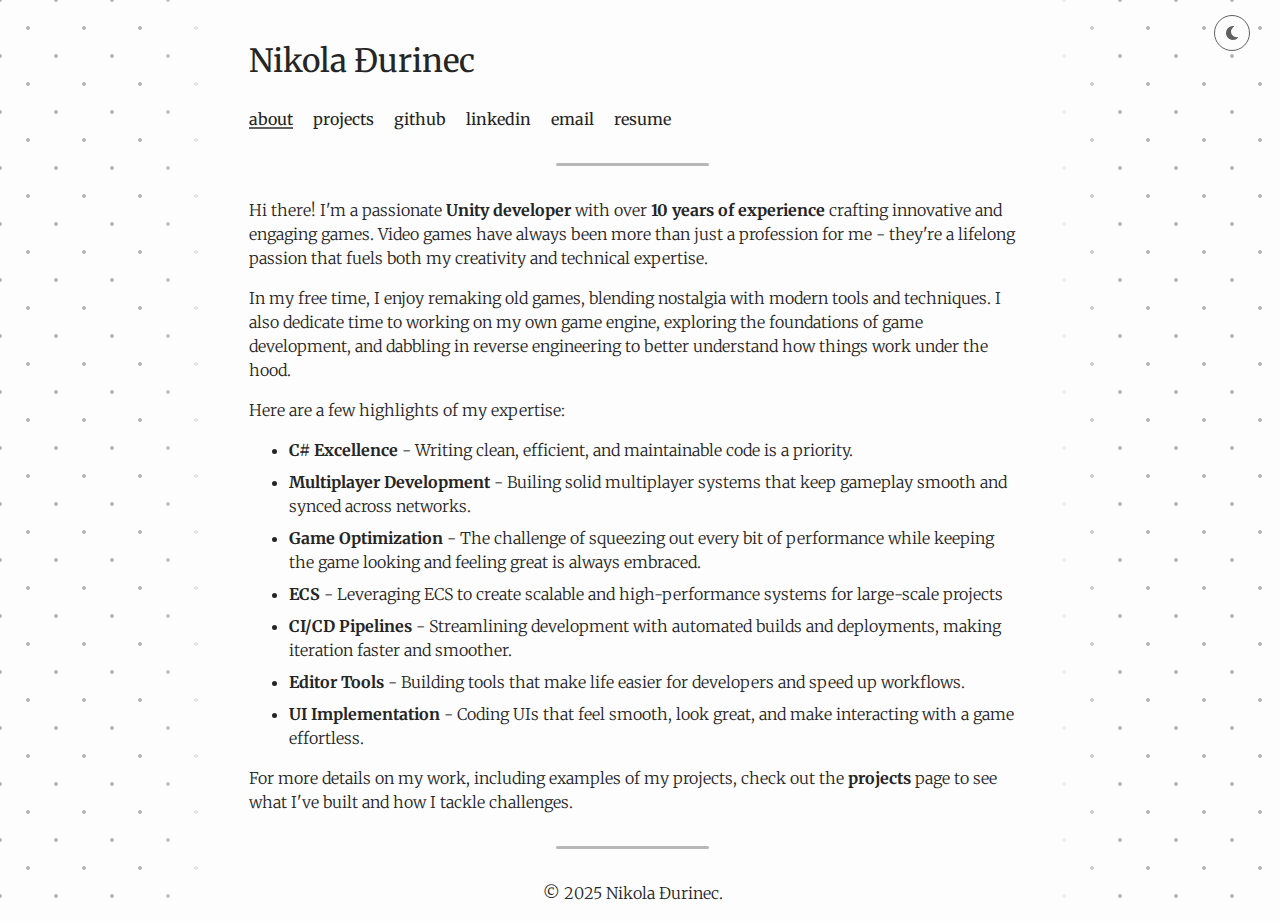
<file: index.html>
<!DOCTYPE html>

<html lang="en">

<head>
    <script src="https://cdn.jsdelivr.net/npm/bootstrap@5.3.3/dist/js/bootstrap.bundle.min.js"
        integrity="sha384-YvpcrYf0tY3lHB60NNkmXc5s9fDVZLESaAA55NDzOxhy9GkcIdslK1eN7N6jIeHz"
        crossorigin="anonymous"></script>
    <link rel="stylesheet" href="https://cdnjs.cloudflare.com/ajax/libs/font-awesome/6.7.2/css/all.min.css">
    <meta charset="UTF-8">
    <meta name="viewport" content="width=device-width, initial-scale=1">
    <meta name="keywords" content="Nikola, Durinec, Đurinec, MrCool92, Unity Developer">
    <link rel="stylesheet" href="styles/style.css">
    <title>Nikola Đurinec | Senior Unity Developer</title>
</head>

<body>
    <main>
        <button class="toggle-theme" id="toggle-theme" aria-label="Toggle theme"><i id="theme-icon"
                class="fa-solid"></i></button>
        <header>
            <h1>Nikola Đurinec</h1>
            <nav>
                <a class="active" href="index.html" class="">about</a>
                <a href="projects.html" class="">projects</a>
                <a href="https://github.com/MrCool92">github</a>
                <a href="https://www.in.com/in/nikola-durinec/" target="_blank" rel="noopener">linkedin</a>
                <a href="mailto:durinec.nikola@gmail.com"
                    onClick="javascript:window.open('mailto:durinec.nikola@gmail.com', 'mail');event.preventDefault()"
                    target="_blank" rel="noopener">email</a>
                <a href="assets/NIKOLA_DURINEC_CV.pdf" target="_blank" rel="noopener">resume</a>
            </nav>
        </header>

        <div class="divider-container">
            <div class="divider"></div>
        </div>

        <div class="content">
            <article class="post" id="about">
                <p>Hi there! I'm a passionate <b>Unity developer</b> with over <b>10 years of experience</b> crafting
                    innovative and engaging games. Video games have always been more than just a profession for
                    me - they're a lifelong passion that fuels both my creativity and technical expertise.</p>
                <p>In my free time, I enjoy remaking old games, blending nostalgia with modern tools and
                    techniques. I also dedicate time to working on my own game engine, exploring the
                    foundations of game development, and dabbling in reverse engineering to better understand how
                    things
                    work under the hood.</p>
                <p>Here are a few highlights of my expertise:</p>
                <ul>
                    <li><b>C# Excellence</b> - Writing clean, efficient, and maintainable code is a priority.</li>

                    <li><b>Multiplayer Development</b> - Builing solid multiplayer systems that keep gameplay smooth
                        and synced across networks.</li>

                    <li><b>Game Optimization</b> - The challenge of squeezing out every bit of performance while keeping
                        the game looking and feeling great is always embraced.</li>

                    <li><b>ECS</b> - Leveraging ECS to create scalable and high-performance systems for large-scale
                        projects</li>

                    <li><b>CI/CD Pipelines</b> - Streamlining development with automated builds and deployments, making
                        iteration faster and smoother.</li>

                    <li><b>Editor Tools</b> - Building tools that make life easier for developers and speed up
                        workflows. </li>

                    <li><b>UI Implementation</b> - Coding UIs that feel smooth, look great, and make interacting
                        with a game effortless.</li>
                </ul>

                <p>For more details on my work, including examples of my projects, check out the <a href="projects.html"
                        class="">projects</a> page to see what I've built and how I tackle challenges.</p>
            </article>
        </div>

        <div class="divider-container">
            <div class="divider"></div>
        </div>

        <footer>© 2025 Nikola Đurinec.</footer>
    </main>

    <script src="dark-mode.js"></script>
</body>

</html>
</file>
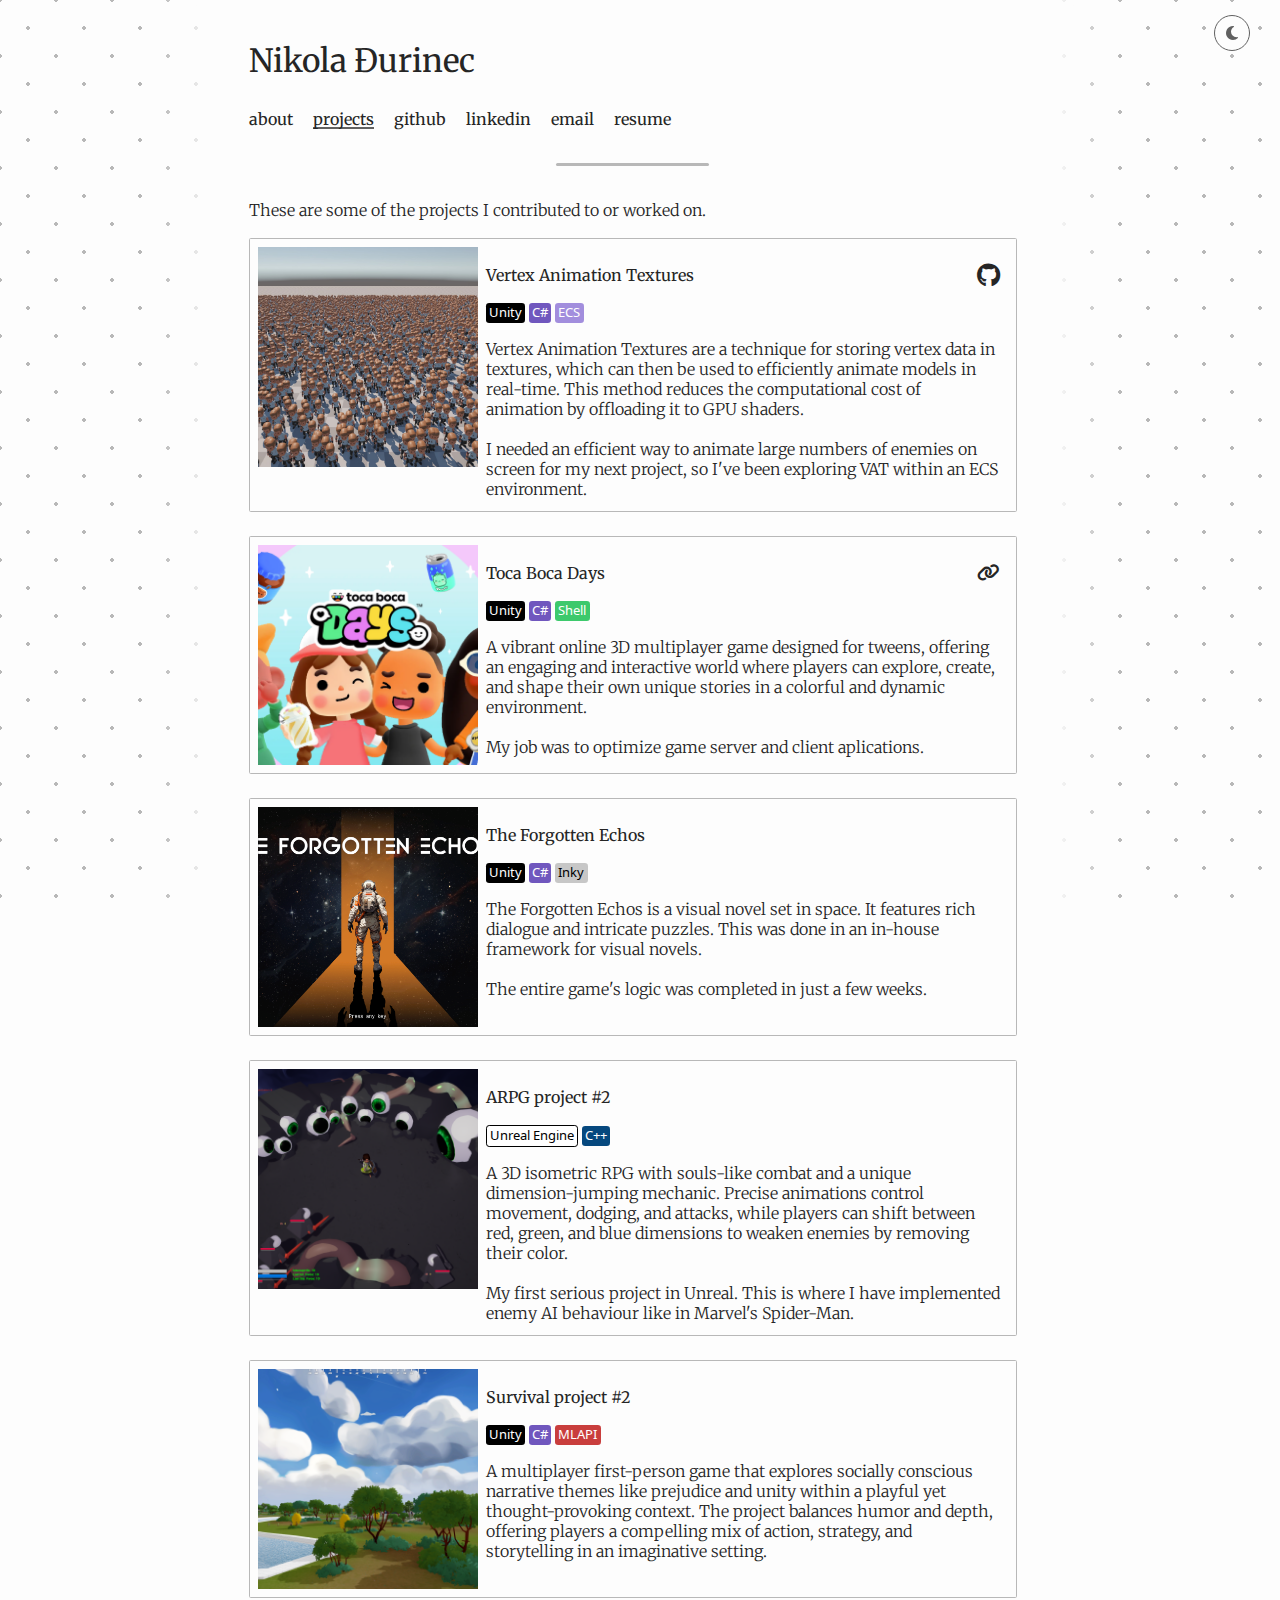
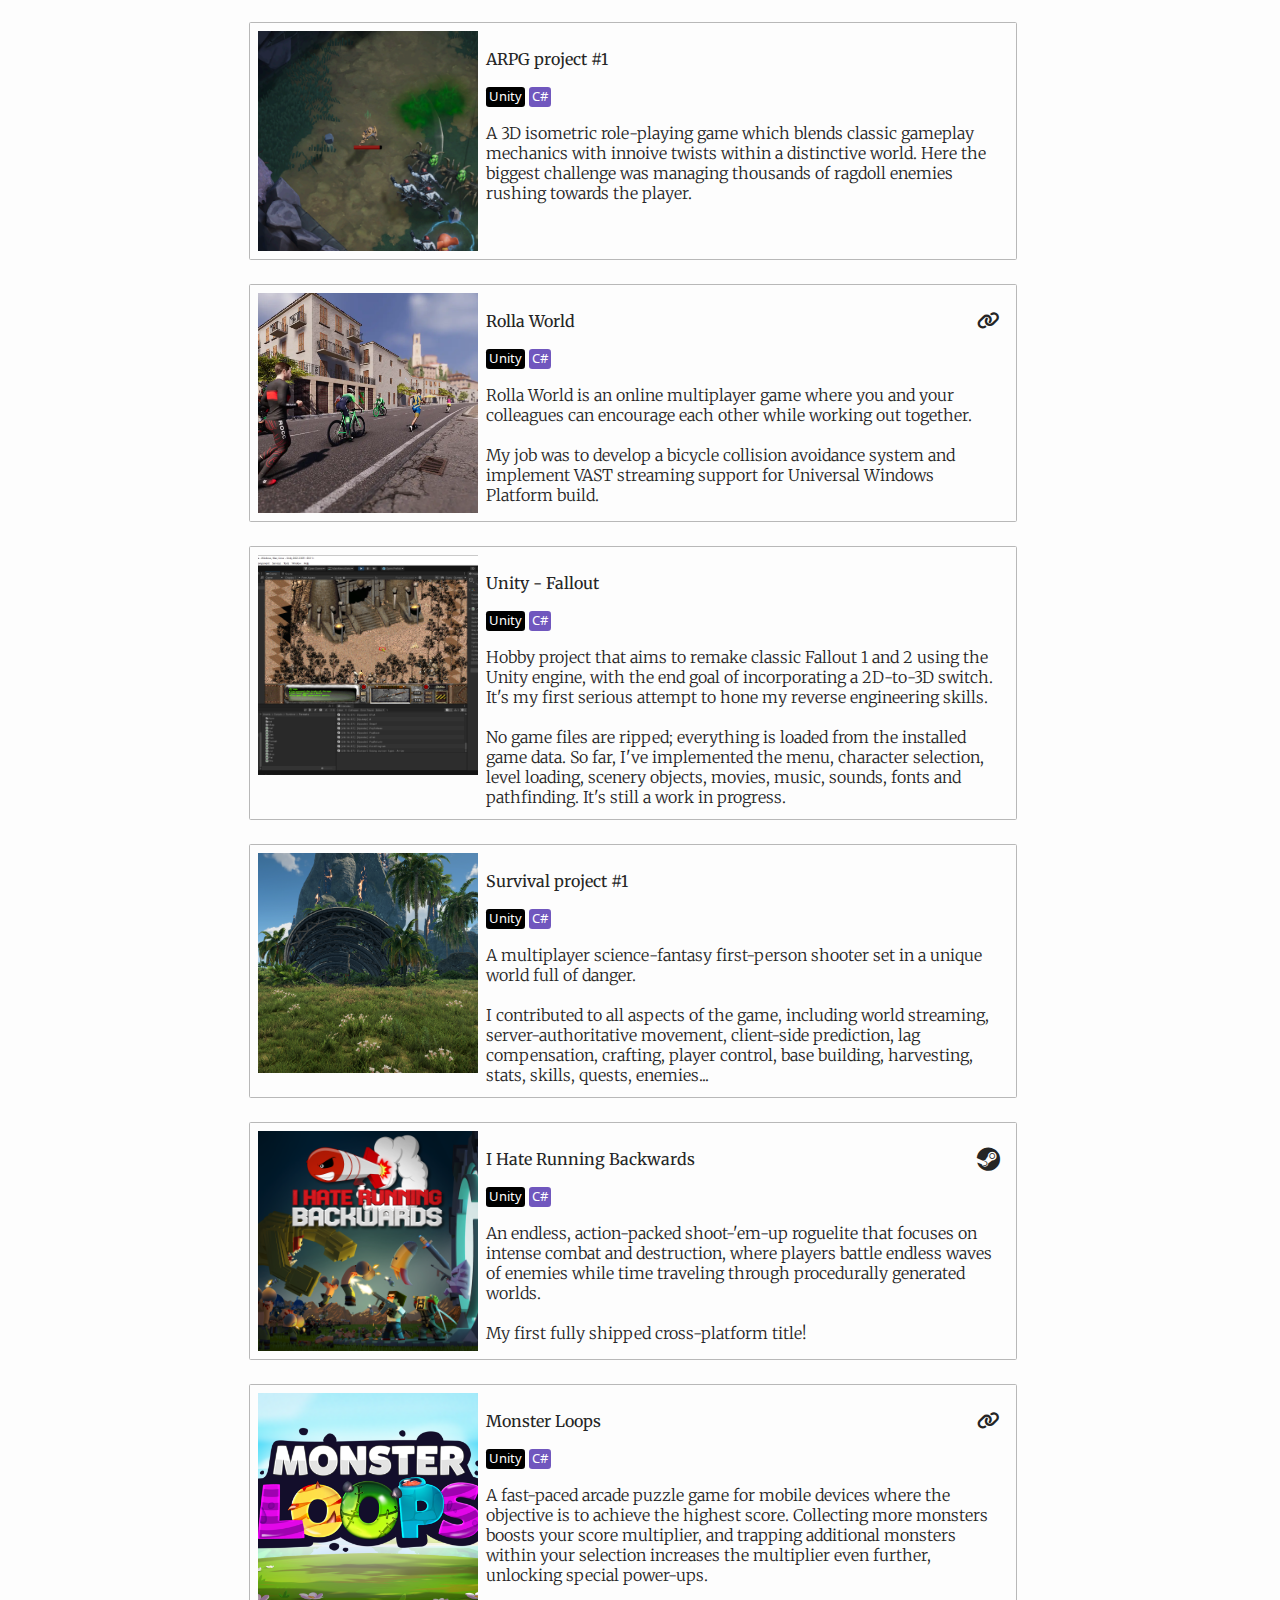
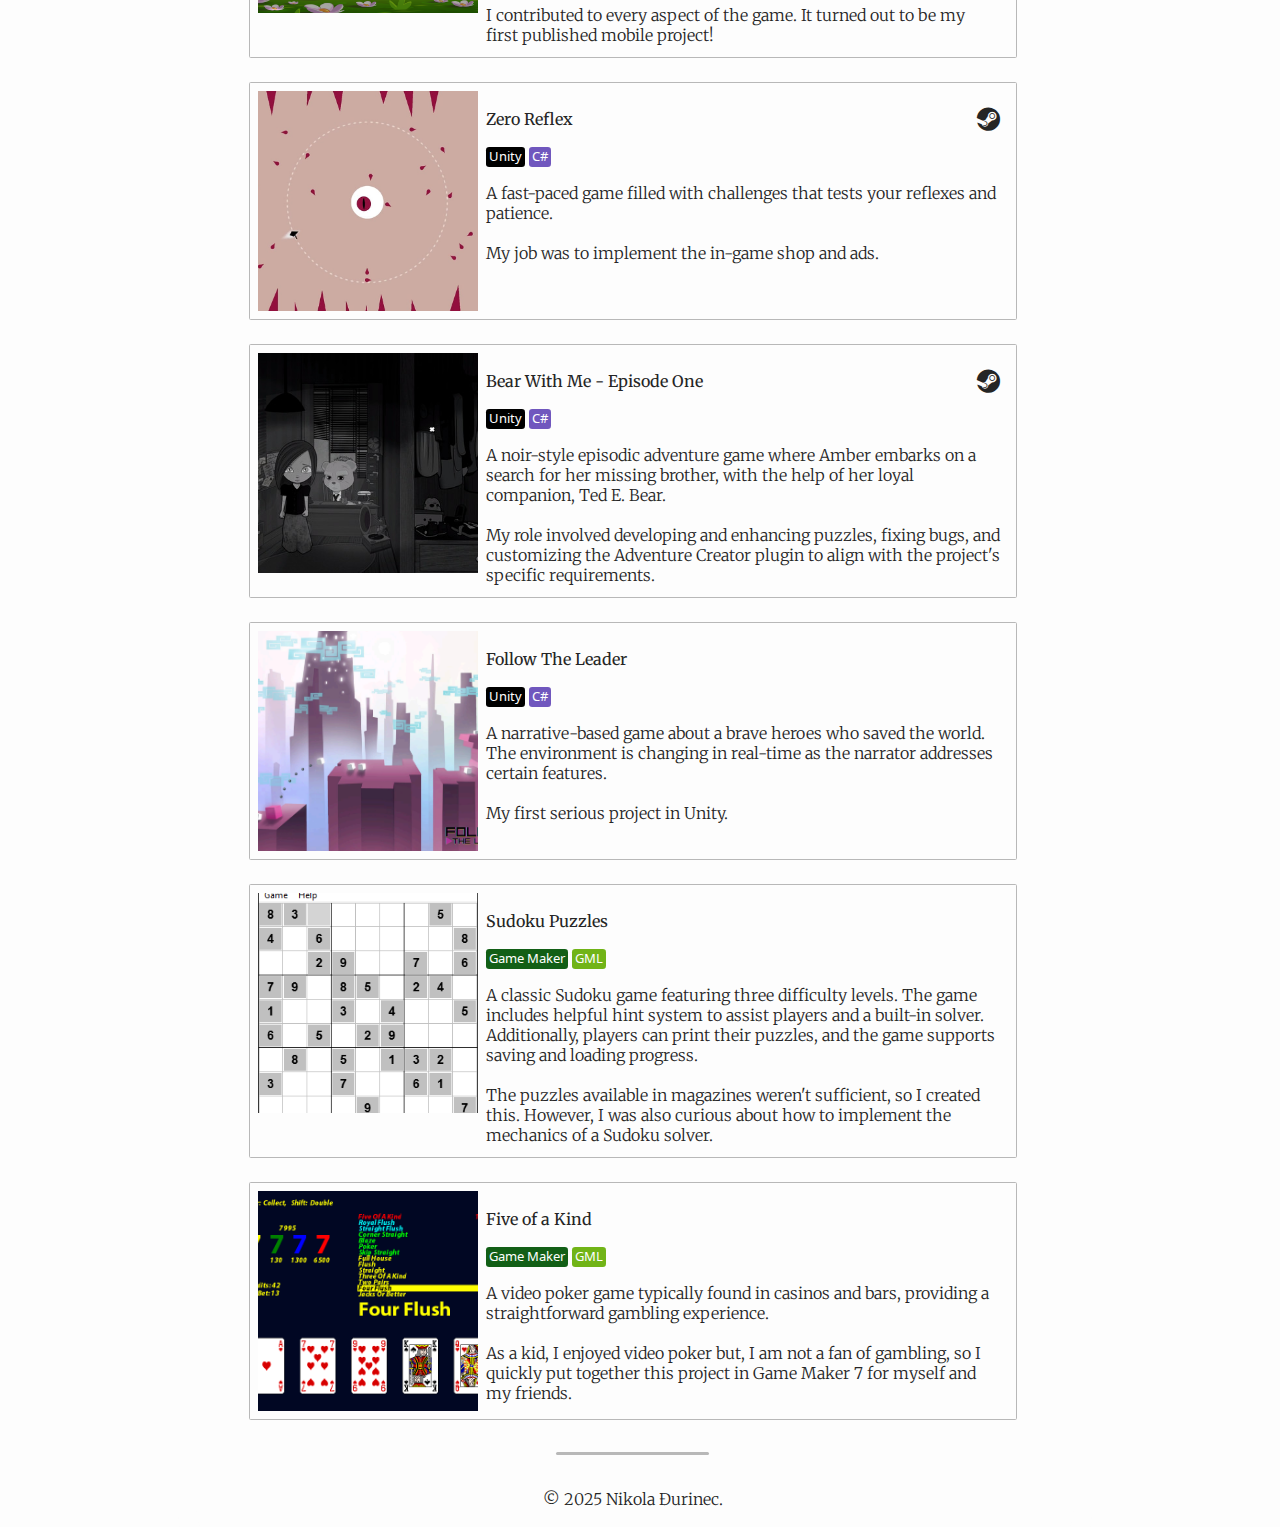
<file: projects.html>
<!DOCTYPE html>

<html lang="en">

<head>
    <script src="https://cdn.jsdelivr.net/npm/bootstrap@5.3.3/dist/js/bootstrap.bundle.min.js"
        integrity="sha384-YvpcrYf0tY3lHB60NNkmXc5s9fDVZLESaAA55NDzOxhy9GkcIdslK1eN7N6jIeHz"
        crossorigin="anonymous"></script>
    <link rel="stylesheet" href="https://cdnjs.cloudflare.com/ajax/libs/font-awesome/6.7.2/css/all.min.css">
    <meta charset="UTF-8">
    <meta name="viewport" content="width=device-width, initial-scale=1, viewport-fit=cover, user-scalable=no">
    <meta name="keywords" content="Nikola, Durinec, Đurinec, MrCool92, Unity Developer">
    <link rel="stylesheet" href="styles/style.css">
    <title>Nikola Đurinec | Senior Unity Developer | Projects</title>
</head>

<body>
    <main>
        <button class="toggle-theme" id="toggle-theme" aria-label="Toggle theme"><i id="theme-icon"
                class="fa-solid"></i></button>
        <header>
            <h1>Nikola Đurinec</h1>
            <nav>
                <a href="index.html" class="">about</a>
                <a class="active" href="projects.html" class="">projects</a>
                <a href="https://github.com/MrCool92">github</a>
                <a href="https://www.linkedin.com/in/nikola-durinec/" target="_blank" rel="noopener">linkedin</a>
                <a href="mailto:durinec.nikola@gmail.com"
                    onClick="javascript:window.open('mailto:durinec.nikola@gmail.com', 'mail');event.preventDefault()"
                    target="_blank" rel="noopener">email</a>
                <a href="assets/NIKOLA_DURINEC_CV.pdf" target="_blank" rel="noopener">resume</a>
            </nav>
        </header>

        <div class="divider-container">
            <div class="divider"></div>
        </div>

        <div class="content">
            <div id="fullscreen" class="project-image-fullscreen">
                <div class="fullscreen-elements">
                    <button class="close" id="close"><i class="fa-solid fa-xmark"></i></button>
                    <button class="arrow-left" id="arrow-left"><i class="fa-solid fa-chevron-left"></i></button>
                    <button class="arrow-right" id="arrow-right"><i class="fa-solid fa-chevron-right"></i></button>
                </div>
            </div>

            <p>These are some of the projects I contributed to or worked on.</p>

            <div class="project">
                <img id="image-vat" alt="VAT preview image" src="assets/vat/vat-1.jpg" />
                <div class="project-content-container">
                    <div class="project-content">
                        <div class="project-title">
                            <p>Vertex Animation Textures</p>
                            <div class="repos">
                                <a class="repo" href="https://github.com/MrCool92/unity-vat" target="_blank"
                                    aria-label="GitHub Page">
                                    <i class="fa-brands fa-github"></i>
                                </a>
                            </div>
                        </div>

                        <div class="project-technologies">
                            <span class="project-tech unity">Unity</span>
                            <span class="project-tech c-sharp">C#</span>
                            <span class="project-tech ecs">ECS</span>
                        </div>

                        <p class="project-details">
                            Vertex Animation Textures are a technique for storing vertex data in textures, which can
                            then be used to efficiently animate models in real-time. This method reduces the
                            computational cost of animation by offloading it to GPU shaders.
                            <br /><br />
                            I needed an efficient way to animate large numbers of enemies on screen for my next project,
                            so I've been exploring VAT within an ECS environment.
                        </p>
                    </div>

                    <!-- <div class="project-more-container">
                        <a class="project-more" href="project-generic.html">Read more</a>
                    </div> -->
                </div>
            </div>

            <div class="project">
                <img id="image-tbd" alt="Toca Boca Days preview image" src="assets/tbd/tbd-1.png" />
                <div class="project-content-container">
                    <div class="project-content">
                        <div class="project-title">
                            <p>Toca Boca Days</p>
                            <div class="repos">
                                <a class="repo" href="https://tocaboca.com/toca-boca-days" target="_blank"
                                    aria-label="Toca Boca Days Home Page">
                                    <i class="fa-solid fa-link"></i>
                                </a>
                            </div>
                        </div>

                        <div class="project-technologies">
                            <span class="project-tech unity">Unity</span>
                            <span class="project-tech c-sharp">C#</span>
                            <span class="project-tech shell">Shell</span>
                        </div>

                        <p class="project-details">
                            A vibrant online 3D multiplayer game designed for tweens, offering an engaging and
                            interactive world where players can explore, create, and shape their own unique stories in a
                            colorful and dynamic environment.
                            <br /><br />
                            My job was to optimize game server and client aplications.
                        </p>

                    </div>
                    <!-- <div class="project-more-container">
                        <a class="project-more" href="project-generic.html">Read more</a>
                    </div> -->
                </div>
            </div>

            <div class="project">
                <img id="image-fte" alt="The Forgotten Echos preview image" src="assets/tfe/tfe-1.png" />
                <div class="project-content-container">
                    <div class="project-content">
                        <div class="project-title">
                            <p>The Forgotten Echos</p>
                        </div>

                        <div class="project-technologies">
                            <span class="project-tech unity">Unity</span>
                            <span class="project-tech c-sharp">C#</span>
                            <span class="project-tech inky">Inky</span>
                        </div>

                        <p class="project-details">
                            <!-- TODO -->
                            The Forgotten Echos is a visual novel set in space. It features rich dialogue and intricate
                            puzzles. This was done in an in-house framework for visual novels.
                            <br /><br />
                            The entire game's logic was completed in just a few weeks.
                        </p>
                    </div>

                    <!-- <div class="project-more-container">
                        <a class="project-more" href="project-generic.html">Read more</a>
                    </div> -->
                </div>
            </div>

            <div class="project">
                <img id="image-arpg-2" alt="ARPG project #2 preview image" src="assets/arpg-2/arpg-2-1.png" />
                <div class="project-content-container">
                    <div class="project-content">
                        <div class="project-title">
                            <p>ARPG project #2</p>
                        </div>

                        <div class="project-technologies">
                            <span class="project-tech unreal">Unreal Engine</span>
                            <span class="project-tech cpp">C++</span>
                        </div>

                        <p class="project-details">
                            <!-- TODO -->
                            A 3D isometric RPG with souls-like combat and a unique dimension-jumping mechanic. Precise
                            animations control movement, dodging, and attacks, while players can shift between red,
                            green, and blue dimensions to weaken enemies by removing their color.
                            <br /><br />
                            My first serious project in Unreal. This is where I have implemented enemy AI behaviour like
                            in Marvel's Spider-Man.
                        </p>
                    </div>

                    <!-- <div class="project-more-container">
                        <a class="project-more" href="project-generic.html">Read more</a>
                    </div> -->
                </div>
            </div>

            <div class="project">
                <img id="image-survival-2" alt="Survival project #2 preview image"
                    src="assets/survival-2/survival-2-2.png" />
                <div class="project-content-container">
                    <div class="project-content">
                        <div class="project-title">
                            <p>Survival project #2</span>
                        </div>

                        <div class="project-technologies">
                            <span class="project-tech unity">Unity</span>
                            <span class="project-tech c-sharp">C#</span>
                            <span class="project-tech mlapi">MLAPI</span>
                        </div>

                        <p class="project-details">
                            A multiplayer first-person game that explores socially conscious narrative themes
                            like prejudice and unity within a playful yet thought-provoking context. The project
                            balances humor and depth, offering players a compelling mix of action, strategy, and
                            storytelling in an imaginative setting.
                        </p>
                    </div>

                    <!-- <div class="project-more-container">
                        <a class="project-more" href="project-generic.html">Read more</a>
                    </div> -->
                </div>
            </div>

            <div class="project">
                <img id="image-arpg-1" alt="ARPG project #1 preview image" src="assets/arpg-1/arpg-1-1.png" />
                <div class="project-content-container">
                    <div class="project-content">
                        <div class="project-title">
                            <p>ARPG project #1</p>
                        </div>

                        <div class="project-technologies">
                            <span class="project-tech unity">Unity</span>
                            <span class="project-tech c-sharp">C#</span>
                        </div>

                        <p class="project-details">
                            <!-- TODO -->
                            A 3D isometric role-playing game which blends classic gameplay mechanics with innoive
                            twists within a distinctive world. Here the biggest challenge was managing thousands of
                            ragdoll enemies rushing towards the player.
                        </p>
                    </div>

                    <!-- <div class="project-more-container">
                        <a class="project-more" href="project-generic.html">Read more</a>
                    </div> -->
                </div>
            </div>

            <div class="project">
                <img id="image-rw" alt="Rolla World project preview image" src="assets/rw/rw-1.png" />
                <div class="project-content-container">
                    <div class="project-content">
                        <div class="project-title">
                            <p>Rolla World</p>
                            <div class="repos">
                                <a class="repo" href="https://www.rolla.app/world" target="_blank"
                                    aria-label="Toca Boca Days Home Page">
                                    <i class="fa-solid fa-link"></i>
                                </a>
                            </div>
                        </div>

                        <div class="project-technologies">
                            <span class="project-tech unity">Unity</span>
                            <span class="project-tech c-sharp">C#</span>
                        </div>

                        <p class="project-details">
                            Rolla World is an online multiplayer game where you and your colleagues can encourage each
                            other while working out together.
                            <br /><br />
                            My job was to develop a bicycle collision avoidance system and implement VAST streaming
                            support for Universal Windows Platform build.
                        </p>
                    </div>

                    <!-- <div class="project-more-container">
                        <a class="project-more" href="project-generic.html">Read more</a>
                    </div> -->
                </div>
            </div>

            <div class="project">
                <img id="image-fallout" alt="Unity - Fallout project preview image"
                    src="assets/fallout/fallout-1.png" />
                <div class="project-content-container">
                    <div class="project-content">
                        <div class="project-title">
                            <p>Unity - Fallout</p>
                            <div class="repos">
                            </div>
                        </div>

                        <div class="project-technologies">
                            <span class="project-tech unity">Unity</span>
                            <span class="project-tech c-sharp">C#</span>
                        </div>

                        <p class="project-details">
                            Hobby project that aims to remake classic Fallout 1 and 2 using the Unity engine, with the
                            end goal of incorporating a 2D-to-3D switch. It's my first serious attempt to hone my
                            reverse engineering skills.
                            <br /><br />
                            No game files are ripped; everything is loaded from the installed game data.
                            So far, I've implemented the menu, character selection, level loading, scenery objects,
                            movies, music, sounds, fonts and pathfinding. It's still a work in progress.
                        </p>
                    </div>

                    <!-- <div class="project-more-container">
                        <a class="project-more" href="project-generic.html">Read more</a>
                    </div> -->
                </div>
            </div>

            <div class="project">
                <img id="image-survival-1" alt="Survival project #1 preview image"
                    src="assets/survival-1/survival-1-1.png" />
                <div class="project-content-container">
                    <div class="project-content">
                        <div class="project-title">
                            <p>Survival project #1</p>
                        </div>

                        <div class="project-technologies">
                            <span class="project-tech unity">Unity</span>
                            <span class="project-tech c-sharp">C#</span>
                        </div>

                        <p class="project-details">
                            A multiplayer science-fantasy first-person shooter set in a unique world full of danger.
                            <br /><br />
                            I contributed to all aspects of the game, including world streaming, server-authoritative
                            movement, client-side prediction, lag compensation, crafting, player control, base building,
                            harvesting, stats, skills, quests, enemies...
                        </p>
                    </div>

                    <!-- <div class="project-more-container">
                        <a class="project-more" href="project-generic.html">Read more</a>
                    </div> -->
                </div>
            </div>

            <div class="project">
                <img id="image-ihrb" alt="I Hate Running Backwards preview image" src="assets/ihrb/ihrb-1.png" />
                <div class="project-content-container">
                    <div class="project-content">
                        <div class="project-title">
                            <p>I Hate Running Backwards</p>
                            <div class="repos">
                                <a class="repo"
                                    href="https://store.steampowered.com/app/575820/I_Hate_Running_Backwards/"
                                    target="_blank" aria-label="Steam Page">
                                    <i class="fa-brands fa-steam"></i>
                                </a>
                            </div>
                        </div>

                        <div class="project-technologies">
                            <span class="project-tech unity">Unity</span>
                            <span class="project-tech c-sharp">C#</span>
                        </div>

                        <p class="project-details">
                            An endless, action-packed shoot-'em-up roguelite that focuses on intense combat and
                            destruction, where players battle endless waves of enemies while time traveling through
                            procedurally generated worlds.
                            <br /><br />
                            My first fully shipped cross-platform title!
                        </p>
                    </div>

                    <!-- <div class="project-more-container">
                        <a class="project-more" href="project-generic.html">Read more</a>
                    </div> -->
                </div>
            </div>

            <div class="project">
                <img id="image-ml" alt="Monster Loops preview image" src="assets/ml/ml-1.webp" />
                <div class="project-content-container">
                    <div class="project-content">
                        <div class="project-title">
                            <p>Monster Loops</p>
                            <div class="repos">
                                <a class="repo" href="https://www.moddb.com/games/monster-loops" target="_blank"
                                    aria-label="GitHub Page">
                                    <i class="fa-solid fa-link"></i>
                                </a>
                            </div>
                        </div>

                        <div class="project-technologies">
                            <span class="project-tech unity">Unity</span>
                            <span class="project-tech c-sharp">C#</span>
                        </div>

                        <p class="project-details">
                            A fast-paced arcade puzzle game for mobile devices where the objective is to achieve the
                            highest score. Collecting more monsters boosts your score multiplier, and trapping
                            additional monsters within your selection increases the multiplier even further, unlocking
                            special power-ups.
                            <br /><br />
                            I contributed to every aspect of the game. It turned out to be my first published mobile
                            project!
                        </p>
                    </div>

                    <!-- <div class="project-more-container">
                        <a class="project-more" href="project-generic.html">Read more</a>
                    </div> -->
                </div>
            </div>

            <div class="project">
                <img id="image-zr" alt="Zero Reflex preview image" src="assets/zr/zr-1.jpg" />
                <div class="project-content-container">
                    <div class="project-content">
                        <div class="project-title">
                            <p>Zero Reflex</p>
                            <div class="repos">
                                <a class="repo"
                                    href="https://store.steampowered.com/app/405650/Zero_Reflex__Black_Eye_Edition/"
                                    target="_blank" aria-label="Steam Page">
                                    <i class="fa-brands fa-steam"></i>
                                </a>
                            </div>
                        </div>

                        <div class="project-technologies">
                            <span class="project-tech unity">Unity</span>
                            <span class="project-tech c-sharp">C#</span>
                        </div>

                        <p class="project-details">
                            A fast-paced game filled with challenges that tests your reflexes and patience.
                            <br /><br />
                            My job was to implement the in-game shop and ads.
                        </p>
                    </div>

                    <!-- <div class="project-more-container">
                        <a class="project-more" href="project-generic.html">Read more</a>
                    </div> -->
                </div>
            </div>

            <div class="project">
                <img id="image-bwm" alt="Bear With Me - Episode One preview image" src="assets/bwm/bwm-1.jpg" />
                <div class="project-content-container">
                    <div class="project-content">
                        <div class="project-title">
                            <p>Bear With Me - Episode One</p>
                            <div class="repos">
                                <a class="repo"
                                    href="https://store.steampowered.com/app/492630/Bear_With_Me__Episode_One/"
                                    target="_blank" aria-label="Steam Page">
                                    <i class="fa-brands fa-steam"></i>
                                </a>
                            </div>
                        </div>

                        <div class="project-technologies">
                            <span class="project-tech unity">Unity</span>
                            <span class="project-tech c-sharp">C#</span>
                        </div>

                        <p class="project-details">
                            A noir-style episodic adventure game where Amber embarks on a search for her
                            missing brother, with the help of her loyal companion, Ted E. Bear.
                            <br /><br />
                            My role involved developing and enhancing puzzles, fixing bugs, and customizing the
                            Adventure Creator plugin to align with the project's specific requirements.
                        </p>
                    </div>

                    <!-- <div class="project-more-container">
                        <a class="project-more" href="project-generic.html">Read more</a>
                    </div> -->
                </div>
            </div>

            <div class="project">
                <img id="image-ftl" alt="Follow The Leader preview image" src="assets/ftl/ftl-1.png" />
                <div class="project-content-container">
                    <div class="project-content">
                        <div class="project-title">
                            <p>Follow The Leader</p>
                            <div class="repos">
                            </div>
                        </div>

                        <div class="project-technologies">
                            <span class="project-tech unity">Unity</span>
                            <span class="project-tech c-sharp">C#</span>
                        </div>

                        <p class="project-details">
                            A narrative-based game about a brave heroes who saved the world. The environment is changing
                            in real-time as the narrator addresses certain features.
                            <br /><br />
                            My first serious project in Unity.
                        </p>
                    </div>

                    <!-- <div class="project-more-container">
                        <a class="project-more" href="project-generic.html">Read more</a>
                    </div> -->
                </div>
            </div>

            <div class="project">
                <img id="image-sudoku" alt="Sudoku Puzzles preview image" src="assets/sudoku/sudoku-1.png"
                    style="min-width: 220px;" />
                <div class="project-content-container">
                    <div class="project-content">
                        <div class="project-title">
                            <p>Sudoku Puzzles</p>
                        </div>

                        <div class="project-technologies">
                            <span class="project-tech gamemaker">Game Maker</span>
                            <span class="project-tech gml">GML</span>
                        </div>

                        <p class="project-details">
                            A classic Sudoku game featuring three difficulty levels. The game includes helpful hint
                            system to assist players and a built-in solver.
                            Additionally, players can print their puzzles, and the game supports saving and loading
                            progress.
                            <br /><br />
                            The puzzles available in magazines weren't sufficient, so I created this. However, I was
                            also curious about how to implement the mechanics of a Sudoku solver.
                        </p>
                    </div>

                    <!-- <div class="project-more-container">
                        <a class="project-more" href="project-generic.html">Read more</a>
                    </div> -->
                </div>
            </div>

            <div class="project">
                <img id="image-poker" alt="Five of a Kind preview image" src="assets/poker/poker-1.png" />
                <div class="project-content-container">
                    <div class="project-content">
                        <div class="project-title">
                            <p>Five of a Kind</p>
                            <div class="repos">
                                <!-- <a class="repo" href=".." target="_blank" aria-label="GitHub Page">
                                    <i class="fa-brands fa-github"></i>
                                </a> -->
                            </div>
                        </div>

                        <div class="project-technologies">
                            <span class="project-tech gamemaker">Game Maker</span>
                            <span class="project-tech gml">GML</span>
                        </div>

                        <p class="project-details">
                            A video poker game typically found in casinos and bars, providing a
                            straightforward gambling experience.
                            <br /><br />
                            As a kid, I enjoyed video poker but, I am not a fan of gambling, so I quickly put together
                            this
                            project in Game Maker 7 for myself and my friends.
                        </p>
                    </div>

                    <!-- <div class="project-more-container">
                        <a class="project-more" href="project-generic.html">Read more</a>
                    </div> -->
                </div>
            </div>

        </div>

        <div class="divider-container">
            <div class="divider"></div>
        </div>

        <footer>© 2025 Nikola Đurinec.</footer>
    </main>

    <script src="dark-mode.js"></script>
    <script src="img-preview.js"></script>
</body>

</html>
</file>
<file: styles/style.css>
@import url(https://fonts.googleapis.com/css?family=Merriweather:300,300italic,400,700);
@import url('https://fonts.googleapis.com/css2?family=Noto+Sans+Gothic&display=swap');

html {
    height: 100%;
    scrollbar-gutter: stable;
}

html, body {
    overscroll-behavior: none;
}

:root {
    --text-color: #252525;
    --bg-color: #fdfdfd;
    --bg-texture-color: #b8b8b8;
    --bg-secondary-color: #1b1b1b;
    --link-color: #606060;
    --icon-bg-color: #fdfdfd;
    --icon-bg-color-hover: #d6d6d6;
}

body.dark-mode {
    --text-color: #f3f3f3;
    /* --bg-color: #2f2f2f; */
    --bg-color: #1b1b1b;
    /* --bg-color: #252525;  */
    /* #1b1b1b maybe */
    /* --bg-texture-color: #080808; */
    /* --bg-texture-color: #393939; */
    /* --bg-texture-color: #1b1b1b; */
    /* --bg-texture-color: #cdcdcd; */
    /* --bg-texture-color: #6a6a6a; */
    --bg-texture-color: #606060;
    --bg-secondary-color: #1b1b1b;
    --link-color: #fdfdfd;
    /* --icon-bg-color: #dfdfdf; */
    /* --icon-bg-color: #d6d6d6; */
    --icon-bg-color: #ccc;
    --icon-bg-color-hover: #fdfdfd;
}

body {
    height: 100%;
    font-family: Merriweather, Helvetica, Arial, sans-serif;
    font-size: 16px;
    line-height: 1.5;
    color: var(--text-color);
    font-weight: 300;
    margin: 0;

    background-color: var(--bg-color);
    background-image: radial-gradient(var(--bg-texture-color) 2px, transparent 2px), radial-gradient(var(--bg-texture-color) 2px, var(--bg-color) 2px);
    background-size: 56px 56px;
    background-position: 0 0, 28px 28px;
    background-attachment: fixed;
}

main {
    min-height: calc(100% - 2rem);
    max-width: 48rem;
    margin: auto;
    padding: 1rem 2rem;
    background-color: var(--bg-color);
    -webkit-box-shadow: 0.13rem -0.3rem 2.5rem 2rem var(--bg-color);
    -moz-box-shadow: 0.13rem -0.3rem 2.5rem 2rem var(--bg-color);
    box-shadow: 0.13rem -0.3rem 2.5rem 2rem var(--bg-color);
}

footer {
    text-align: center;
}

.toggle-theme {
    position: fixed;
    display: flex;
    justify-content: center;
    align-items: center;
    top: 0.5rem;
    right: 0.5rem;
    font-size: 1rem;
    height: 2.25rem;
    width: 2.25rem;
    border-radius: 50%;
    background-color: var(--bg-color);
    color: var(--link-color);
    border: 1px solid var(--link-color);
    cursor: pointer;
    transition: background-position 0.2s ease-in-out, color 0.2s ease-in-out;

    background-image: linear-gradient(to top, var(--link-color) 50%, transparent 50%);
    background-size: 100% 200%;
    background-position: top;

    @media (min-width: 768px) {
        top: 0.95rem;
        right: 0.95rem;
    }
}

/* .toggle-theme::after {
    content: "\23FE";
    font-size: 1.5rem;
    font-family: sans-serif;
    vertical-align: middle;
} */

.divider-container {
    display: flex;
    justify-content: center;
    margin: 2rem 0;
    width: 100%;
}

.divider {
    width: 20%;
    height: 0.2rem;
    background-color: var(--bg-texture-color);
    border-radius: 0.2rem;
}

.toggle-theme:hover {
    background-position: bottom;
    color: var(--bg-color);
}

/* .dark-mode .toggle-theme::after {
    font-size: 1.5rem;
    content: "\2600";
    font-family: sans-serif;
    vertical-align: middle;
} */

.content {
    margin-top: 2rem;
    max-width: 48rem;
}

h1,
h2,
h3 {
    font-weight: 400
}

h2 {
    text-decoration: underline;
    text-transform: uppercase;
}

h3 {
    text-decoration: underline;
}

b {
    font-weight: 700
}

nav>a {
    color: var(--text-color);
    font-weight: 400;
    cursor: pointer;
    text-decoration: none;
    line-height: 2.5;

    @media (min-width: 768px) {
        line-height: 1.5;
    }
}

nav>a:not(:last-child) {
    margin-right: 1rem;
}

nav>a:visited {
    color: var(--text-color);
}

nav>a:hover {
    text-decoration: none;

    background-image: linear-gradient(var(--link-color) 0 0);
}

nav>a.active {
    background-image: linear-gradient(var(--link-color) 0 0);
    background-position: 100% 100%;
    background-size: 100% 2px;
}


li {
    margin-top: 0.5rem;
    margin-bottom: 0.5rem;
}

a {
    font-weight: 700;
    cursor: pointer;
    color: var(--text-color);
    text-decoration: none;

    background-image: linear-gradient(var(--link-color) 0 0);
    background-position: 0 100%;
    background-size: 0% 2px;
    background-repeat: no-repeat;
    transition: background-size 0.2s, background-position 0s 0.2s;
}

a:hover {
    background-position: 100% 100%;
    background-size: 100% 2px;
}

a:hover,
a:focus,
a:active,
a:visited {
    text-decoration: none;
    cursor: pointer;
}

.projects {
    display: flex;
    flex-direction: column;
}

.project {
    display: flex;
    flex-direction: column;
    border: 1px solid var(--bg-texture-color);
    border-radius: 0.1rem;
    padding: 0.5rem;
    margin-bottom: 1.5rem;

    @media (min-width: 768px) {
        flex-direction: row;
    }
}

.project img {
    /* height: auto; */
    /* width: 100%; */
    width: 100%;
    height: 220px;
    min-width: 25%;
    /* max-width: 25%; */
    align-self: center;
    object-fit: cover;
    cursor: pointer;

    @media (min-width: 768px) {
        min-width: 220px;
        width: 220px;
        height: 220px;
        /* min-width: 25%;
        max-width: 25%; */
        align-self: flex-start;
    }
}

.project-content-container {
    display: flex;
    flex-direction: column;
    width: 100%;
    margin: 0;
    position: relative;

    @media (min-width: 768px) {
        margin: 0 0.5rem;
    }
}

.project-content {
    display: flex;
    flex-direction: column;
    width: 100%;
}

.project-title {
    min-width: 100%;
    display: flex;
    flex-direction: row;
    justify-content: space-between;
    align-items: center;
    font-weight: 400;
}

.project-technologies {
    min-width: 100%;
    display: flex;
    flex-direction: row;
}

.project-tech {
    align-self: center;
    justify-self: center;
    padding: 0 0.2rem;
    padding-bottom: 0.05rem;
    border-radius: 0.2rem;
    font-size: 0.8rem;
    text-align: center;
    margin-right: 0.25rem;
    font-family: "Noto Sans Gothic", monospace;
}

.project-tech.unity {
    background-color: #000;
    color: #fff;
}

.project-tech.unreal {
    background-color: #fff;
    color: #000;
    border: 1px solid #000;
}

.project-tech.mlapi {
    background-color: #c93e3d;
    color: #fff;
}

.project-tech.c-sharp {
    background-color: #7057be;
    color: #fff;
}

.project-tech.ecs {
    background-color: #a28edd;
    color: #fff;
}

.project-tech.gamemaker {
    background-color: rgb(18, 95, 22);
    color: #fff;
}

.project-tech.gml {
    background-color: #71b417;
    color: #fff;
}

.project-tech.cpp {
    background-color: #06487e;
    color: #fff;
}

.project-tech.shell {
    background-color: #3dc96c;
    color: #fff;
}

.project-tech.inky {
    background-color: #c7c7c7;
    color: #000000;
}

.project-details {
    margin-top: 1rem;
    margin-bottom: 0.25rem;
    line-height: 1.25rem;
    font-size: 0.9 rem;
}


.project-more-container {
    display: flex;
    align-items: flex-end;
    justify-content: flex-end;
    height: 100%;
}

.project-more {
    white-space: nowrap;
    font-size: 0.8rem;
}

.project-images {
    width: 100%;
    display: grid;
    gap: 0.25rem;
    grid-template-columns: repeat(5, auto);
    margin-bottom: 2rem;
}

.project-images img {
    width: 100%;
    height: auto;
    cursor: pointer;
}

.project-image-fullscreen {
    position: fixed;
    top: 0;
    left: 0;
    z-index: 100;
    width: 100dvw;
    height: 100dvh;
    background-color: var(--bg-secondary-color);
    display: flex;
    justify-content: center;
    align-items: center;
    opacity: 0;
    visibility: hidden;
    transition: opacity 0.3s ease, visibility 0.3s ease;
}

.project-image-fullscreen.visible {
    opacity: 1;
    visibility: visible;
}

.project-image-fullscreen img {
    max-width: 100%;
    max-height: 100%;
    object-fit: contain;

    @media (min-width:768px) {
        width: auto;
    }
}

.fullscreen-elements {
    position: relative;
    width: 100%;
    height: 100%;
    display: flex;
    justify-content: center;
    align-items: center;
}

.close {
    position: fixed;
    top: 0.5rem;
    right: 0.5rem;
    color: #fff;
    font-size: 4rem;
    font-family: Arial, sans-serif;
    cursor: pointer;
    opacity: 0;
    visibility: hidden;
    line-height: 1.75rem;
    border-width: 0;
    z-index: 200;
    width: 5rem;
    height: 5rem;
    background: none;
    display: flex;
    justify-content: flex-end;
    align-content: flex-start;
    -webkit-tap-highlight-color: transparent;
    touch-action: manipulation;
    text-align: right;
}

#fullscreen i {
    text-shadow: 1px 1px 3px var(--bg-secondary-color);
    -webkit-text-shadow: 1px 1px 3px var(--bg-secondary-color);
    -moz-text-shadow: 1px 1px 3px var(--bg-secondary-color);
}

.arrow-left {
    position: fixed;
    bottom: calc(50% - 5rem);
    left: 0.5rem;
    cursor: pointer;
    opacity: 0;
    visibility: hidden;
    background: none;
    border-width: 0;
    color: #fff;
    font-size: 4rem;
    font-family: Arial, sans-serif;
    line-height: 2rem;
    font-weight: 700;
    width: 5rem;
    height: 10rem;
    text-align: left;
    -webkit-tap-highlight-color: transparent;
    touch-action: manipulation;
    
    @media (min-width: 1025px) {
        bottom: calc(50% - 10rem);
        width: 10rem;
        height: 20rem;
    }
}

.arrow-right {
    position: fixed;
    bottom: calc(50% - 5rem);
    right: 0.5rem;
    cursor: pointer;
    opacity: 0;
    visibility: hidden;
    background: none;
    border-width: 0;
    color: #fff;
    font-size: 4rem;
    font-family: Arial, sans-serif;
    line-height: 2rem;
    font-weight: 700;
    width: 5rem;
    height: 10rem;
    text-align: right;
    -webkit-tap-highlight-color: transparent;
    touch-action: manipulation;

    @media (min-width: 1025px) {
        bottom: calc(50% - 10rem);
        width: 10rem;
        height: 20rem;
    }
}

.project-image-fullscreen.visible .close,
.project-image-fullscreen.visible .arrow-left,
.project-image-fullscreen.visible .arrow-right {
    opacity: 1;
    visibility: visible;
}

.repos {
    text-align: end;

    display: flex;
    justify-content: center;
    align-self: center;
    flex-direction: row;
    gap: 0.25rem;
}

a.repo {
    background-image: none;
    /* background-size: 0 0; */
    /* width: 1.625rem;
    height: 1.625rem; */
    /* width: 1.5625rem;
    height: 1.5625rem; */
    /* background-position: top; */
    color: var(--text-color);
    font-size: 1.5rem;
    display: flex;
    justify-content: center;
    align-items: center;
    border-radius: 50%;

    /* background: linear-gradient(transparent 50%, var(--link-color) 50%);
    background-size: 100% 200%; */
    /*trasition effect for background*/
    /* transition: ease-in-out background 0.2s; */
    /* transition: background-position 0.2s ease-in-out;
    position: relative; */
    /* background-color: var(--bg-color);
    transition: background-color 0.2s ease-in-out; */
}

a.repo:hover {
    /* background-position: 100% 100%; */
    /* background-color: var(--text-color); */
    color: var(--link-color);
    /* 
    background-image: linear-gradient(to top, var(--link-color) 50%, transparent 50%);
    background-size: 100% 200%;
    background-position: bottom;
    transition: background-position 0.2s ease-in-out; */
}

a.repo .fa-solid.fa-link {
    font-size: 1.125rem;
}

.features-container {
    display: flex;
    flex-direction: column;
    width: 100%;

    @media only screen and (min-width: 768px) {
        flex-direction: row;
        justify-content: space-between;
    }
}

.features,
.references {
    width: 100%;

    @media only screen and (min-width: 768px) {
        width: 49%;
    }
}

.features>h3,
.references>h3 {
    margin-bottom: 0;
}

.features>ul li,
.references>ul li {
    list-style: none;
}

.features>ul li i,
.references>ul li i {
    margin-right: 0.25rem;
}

.features-container ul li::before {
    content: '';
    /* display: inline-block;
    height: 1rem;
    width: 1rem;
    background-size: contain;
    background-repeat: no-repeat; */
    margin: 0 0 0 -2.5rem;
    /* color: var(--text-color); */
}

/* .features ul li::before {
    content: "\2713";
    font-family: sans-serif;
}

.references ul li::before {
    content: "\2192";
    font-weight: 600;
    font-family: sans-serif;
} */
</file>
